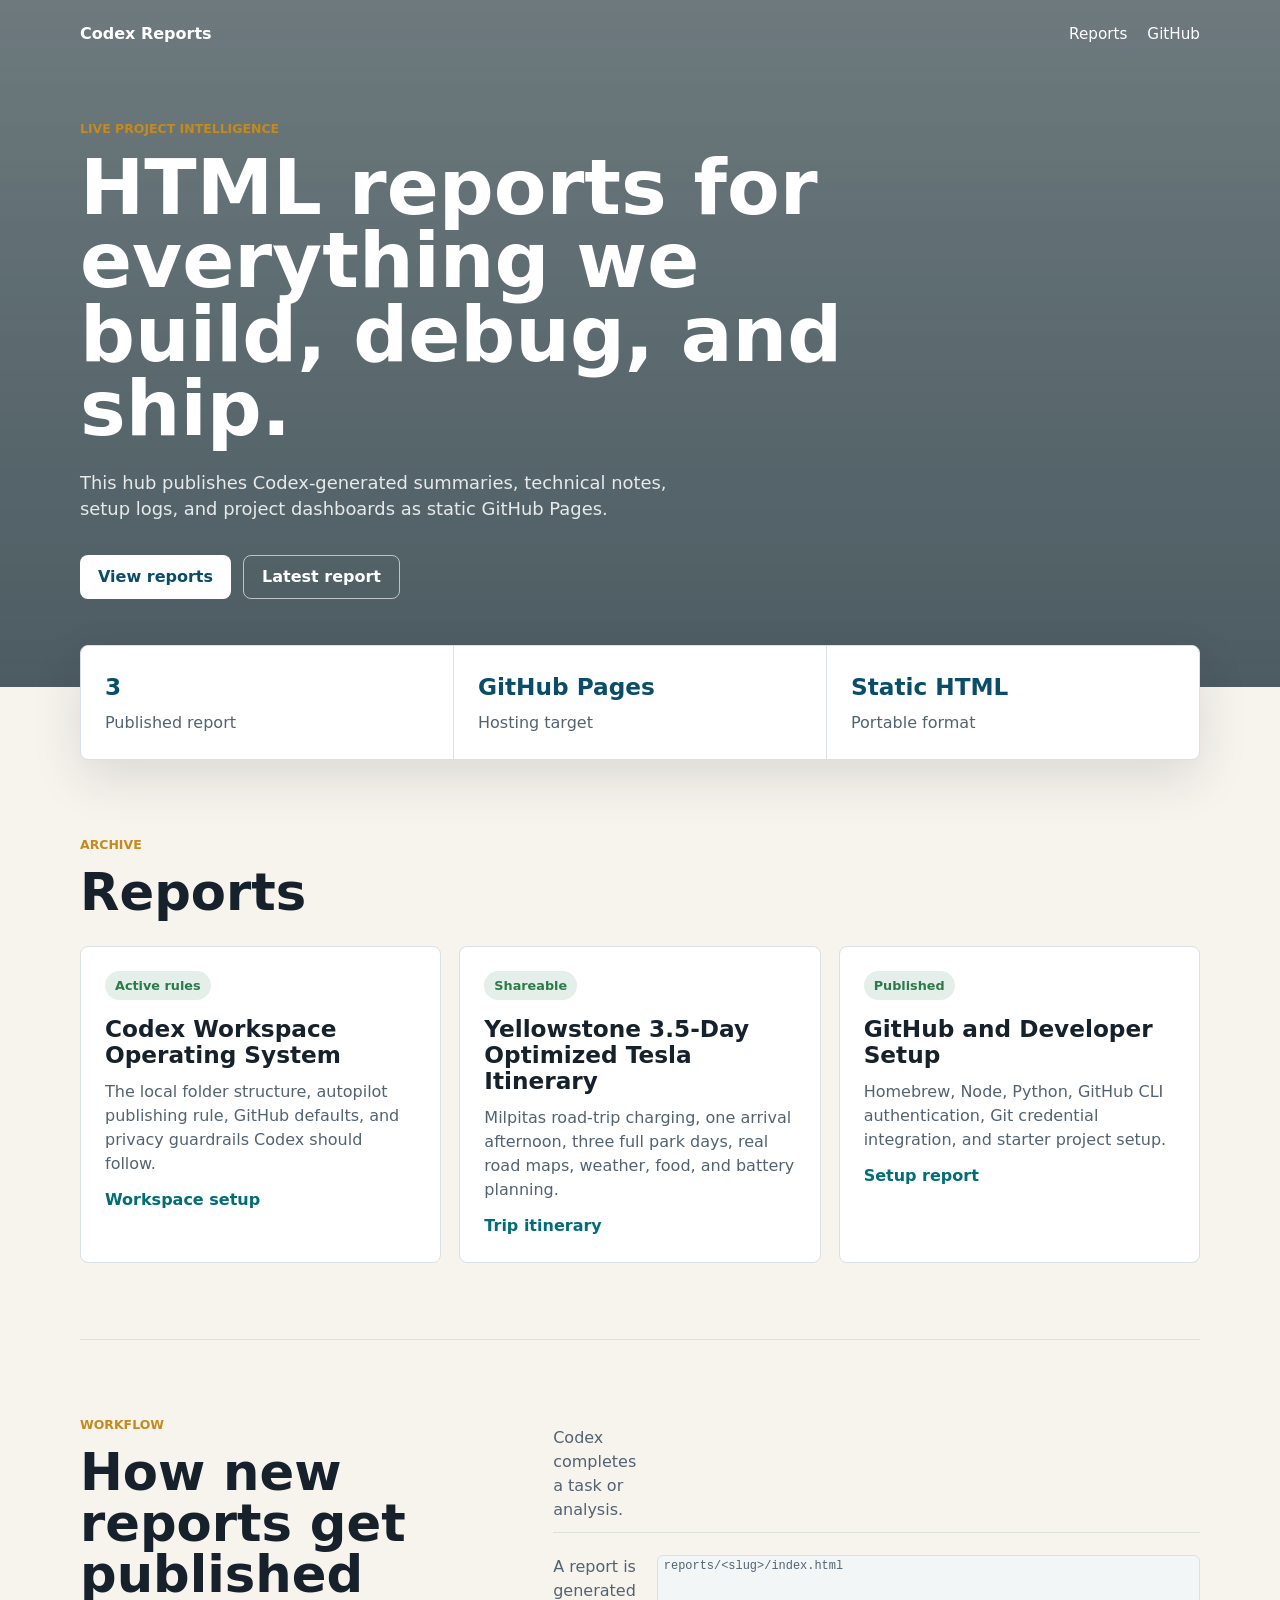
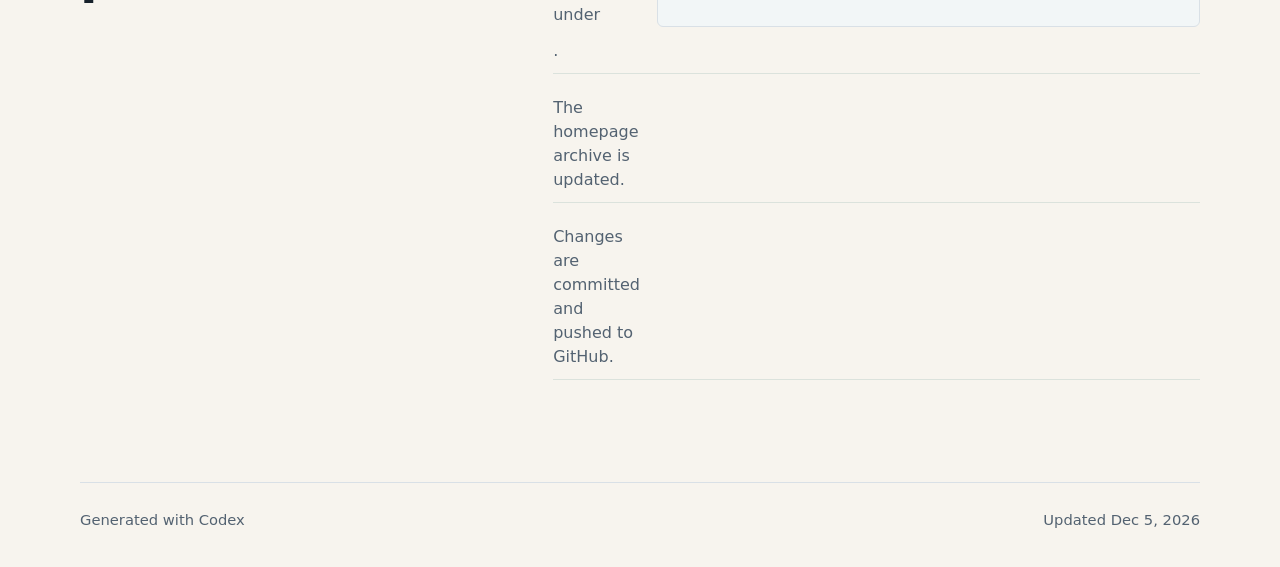
<file: index.html>
<!doctype html>
<html lang="en">
  <head>
    <meta charset="utf-8" />
    <meta name="viewport" content="width=device-width, initial-scale=1" />
    <title>Codex Reports</title>
    <meta
      name="description"
      content="A live GitHub Pages hub for reports, build notes, audits, and project summaries generated with Codex."
    />
    <link rel="stylesheet" href="./assets/styles.css" />
  </head>
  <body>
    <header class="site-header">
      <nav class="nav">
        <a class="brand" href="./">Codex Reports</a>
        <div class="nav-links">
          <a href="#reports">Reports</a>
          <a href="https://github.com/pankajkishore/codex-reports">GitHub</a>
        </div>
      </nav>
      <section class="hero">
        <p class="eyebrow">Live project intelligence</p>
        <h1>HTML reports for everything we build, debug, and ship.</h1>
        <p class="hero-copy">
          This hub publishes Codex-generated summaries, technical notes, setup logs,
          and project dashboards as static GitHub Pages.
        </p>
        <div class="hero-actions">
          <a class="button primary" href="#reports">View reports</a>
          <a class="button secondary" href="./reports/github-dev-setup/">Latest report</a>
        </div>
      </section>
    </header>

    <main>
      <section class="metrics" aria-label="Report hub metrics">
        <article>
          <span class="metric-value">3</span>
          <span class="metric-label">Published report</span>
        </article>
        <article>
          <span class="metric-value">GitHub Pages</span>
          <span class="metric-label">Hosting target</span>
        </article>
        <article>
          <span class="metric-value">Static HTML</span>
          <span class="metric-label">Portable format</span>
        </article>
      </section>

      <section id="reports" class="section">
        <div class="section-heading">
          <p class="eyebrow">Archive</p>
          <h2>Reports</h2>
        </div>

        <div class="report-grid">
          <a class="report-card" href="./reports/codex-workspace-operating-system/">
            <span class="status">Active rules</span>
            <h3>Codex Workspace Operating System</h3>
            <p>
              The local folder structure, autopilot publishing rule, GitHub
              defaults, and privacy guardrails Codex should follow.
            </p>
            <span class="card-meta">Workspace setup</span>
          </a>

          <a class="report-card" href="./reports/yellowstone-tesla-itinerary/">
            <span class="status">Shareable</span>
            <h3>Yellowstone 3.5-Day Optimized Tesla Itinerary</h3>
            <p>
              Milpitas road-trip charging, one arrival afternoon, three full
              park days, real road maps, weather, food, and battery planning.
            </p>
            <span class="card-meta">Trip itinerary</span>
          </a>

          <a class="report-card" href="./reports/github-dev-setup/">
            <span class="status">Published</span>
            <h3>GitHub and Developer Setup</h3>
            <p>
              Homebrew, Node, Python, GitHub CLI authentication, Git credential
              integration, and starter project setup.
            </p>
            <span class="card-meta">Setup report</span>
          </a>
        </div>
      </section>

      <section class="section split">
        <div>
          <p class="eyebrow">Workflow</p>
          <h2>How new reports get published</h2>
        </div>
        <ol class="timeline">
          <li>Codex completes a task or analysis.</li>
          <li>A report is generated under <code>reports/&lt;slug&gt;/index.html</code>.</li>
          <li>The homepage archive is updated.</li>
          <li>Changes are committed and pushed to GitHub.</li>
          <li>GitHub Pages publishes the report at a stable URL.</li>
        </ol>
      </section>
    </main>

    <footer class="footer">
      <span>Generated with Codex</span>
      <span id="updated"></span>
    </footer>
    <script src="./assets/main.js"></script>
  </body>
</html>
</file>
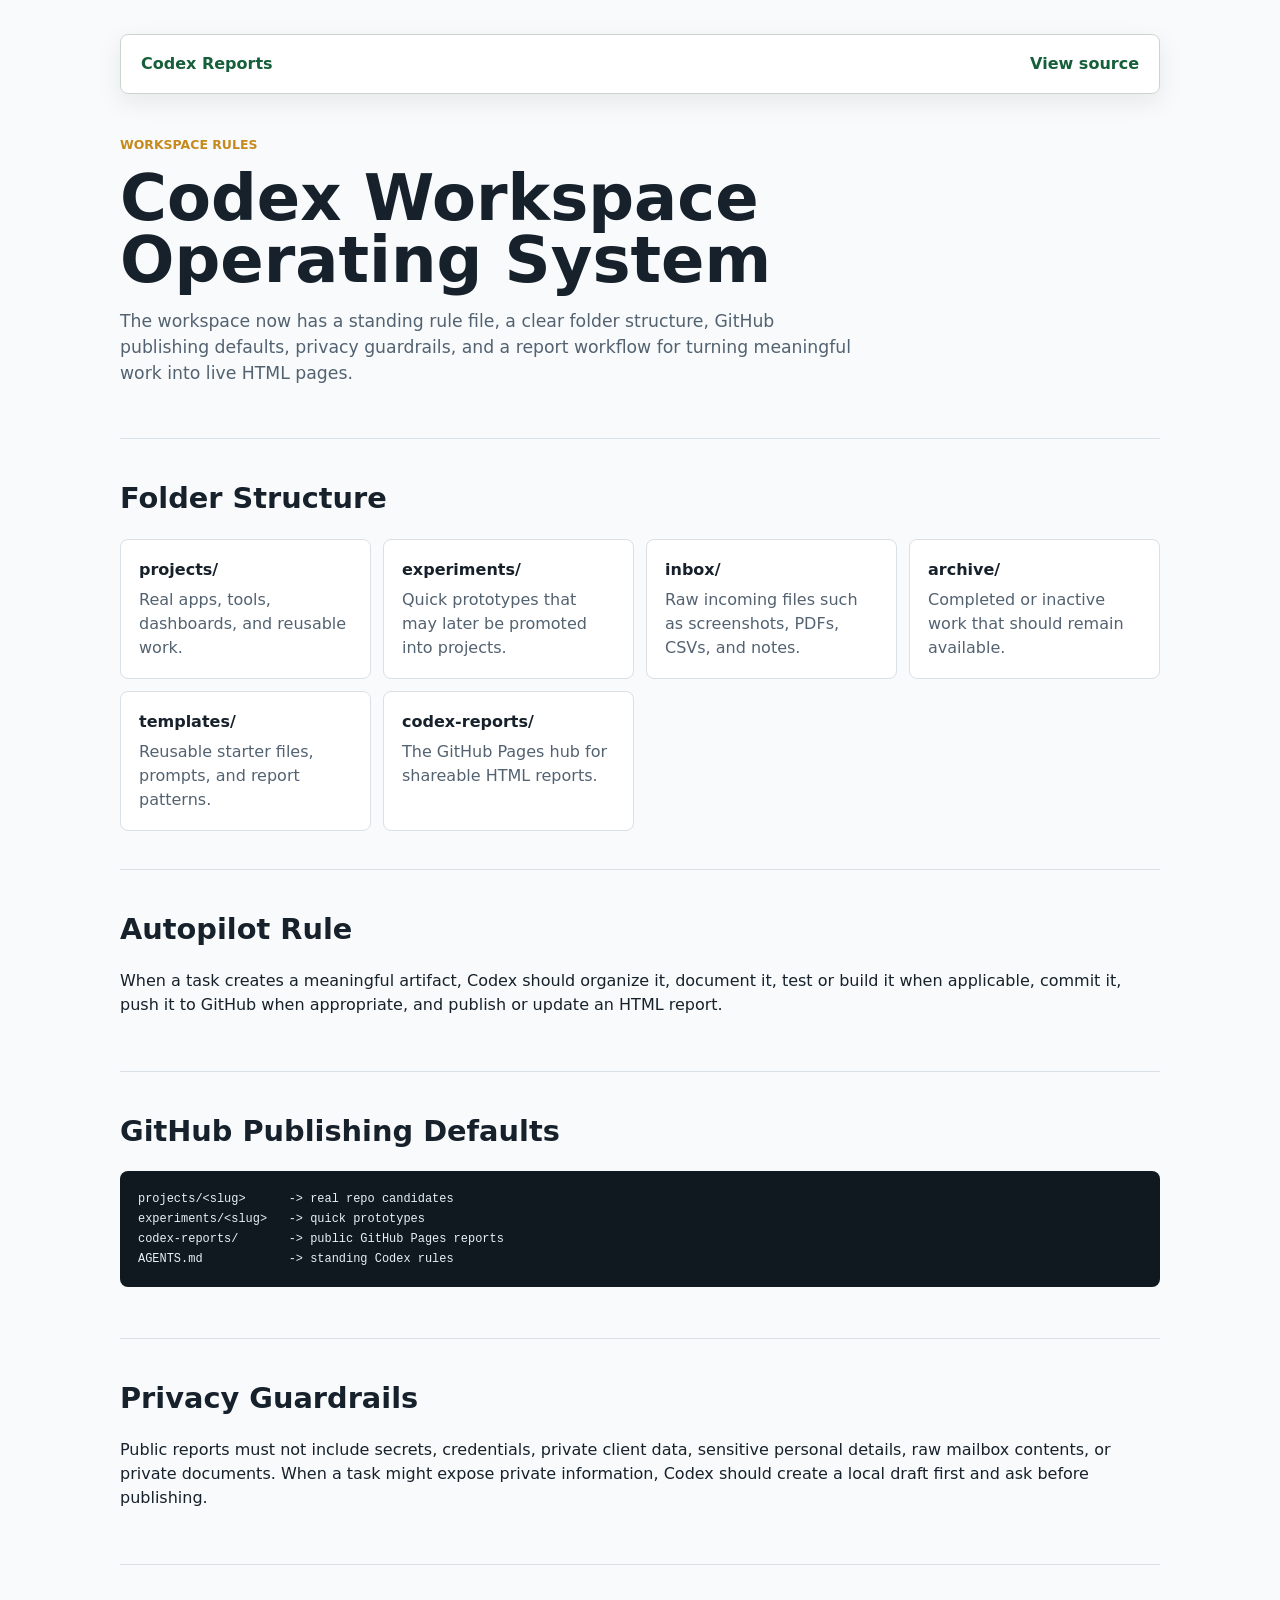
<file: reports/codex-workspace-operating-system/index.html>
<!doctype html>
<html lang="en">
  <head>
    <meta charset="utf-8" />
    <meta name="viewport" content="width=device-width, initial-scale=1" />
    <title>Codex Workspace Operating System | Codex Reports</title>
    <meta
      name="description"
      content="A shareable summary of the local Codex workspace structure, publishing rules, and GitHub reporting workflow."
    />
    <link rel="stylesheet" href="../../assets/styles.css" />
  </head>
  <body class="report-page">
    <main class="report-shell">
      <nav class="report-nav">
        <a href="../../">Codex Reports</a>
        <a href="https://github.com/pankajkishore/codex-reports">View source</a>
      </nav>

      <header class="report-hero">
        <p class="eyebrow">Workspace rules</p>
        <h1>Codex Workspace Operating System</h1>
        <p class="report-summary">
          The workspace now has a standing rule file, a clear folder structure,
          GitHub publishing defaults, privacy guardrails, and a report workflow
          for turning meaningful work into live HTML pages.
        </p>
      </header>

      <section class="report-section">
        <h2>Folder Structure</h2>
        <div class="check-grid">
          <article class="check-item">
            <strong>projects/</strong>
            <span>Real apps, tools, dashboards, and reusable work.</span>
          </article>
          <article class="check-item">
            <strong>experiments/</strong>
            <span>Quick prototypes that may later be promoted into projects.</span>
          </article>
          <article class="check-item">
            <strong>inbox/</strong>
            <span>Raw incoming files such as screenshots, PDFs, CSVs, and notes.</span>
          </article>
          <article class="check-item">
            <strong>archive/</strong>
            <span>Completed or inactive work that should remain available.</span>
          </article>
          <article class="check-item">
            <strong>templates/</strong>
            <span>Reusable starter files, prompts, and report patterns.</span>
          </article>
          <article class="check-item">
            <strong>codex-reports/</strong>
            <span>The GitHub Pages hub for shareable HTML reports.</span>
          </article>
        </div>
      </section>

      <section class="report-section">
        <h2>Autopilot Rule</h2>
        <p>
          When a task creates a meaningful artifact, Codex should organize it,
          document it, test or build it when applicable, commit it, push it to
          GitHub when appropriate, and publish or update an HTML report.
        </p>
      </section>

      <section class="report-section">
        <h2>GitHub Publishing Defaults</h2>
        <pre class="command-block"><code>projects/&lt;slug&gt;      -> real repo candidates
experiments/&lt;slug&gt;   -> quick prototypes
codex-reports/       -> public GitHub Pages reports
AGENTS.md            -> standing Codex rules</code></pre>
      </section>

      <section class="report-section">
        <h2>Privacy Guardrails</h2>
        <p>
          Public reports must not include secrets, credentials, private client
          data, sensitive personal details, raw mailbox contents, or private
          documents. When a task might expose private information, Codex should
          create a local draft first and ask before publishing.
        </p>
      </section>
    </main>
  </body>
</html>
</file>
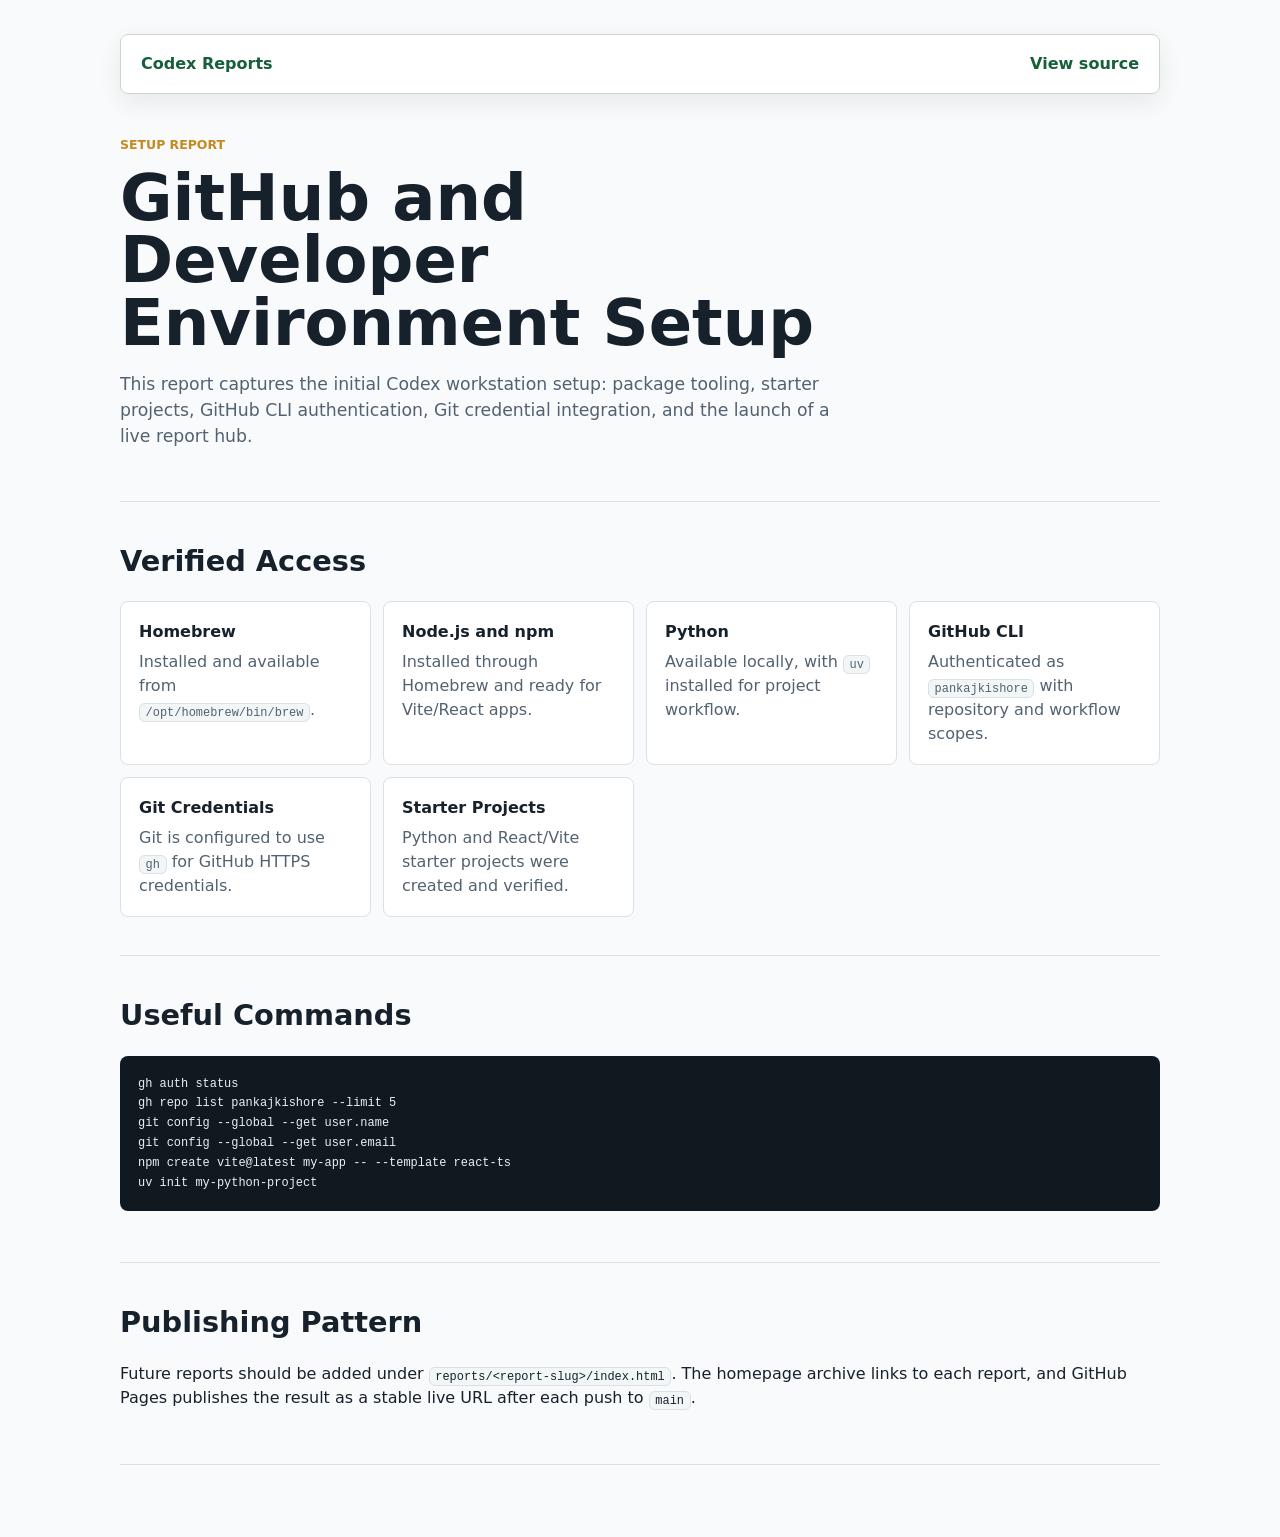
<file: reports/github-dev-setup/index.html>
<!doctype html>
<html lang="en">
  <head>
    <meta charset="utf-8" />
    <meta name="viewport" content="width=device-width, initial-scale=1" />
    <title>GitHub and Developer Setup | Codex Reports</title>
    <meta
      name="description"
      content="A live report covering the local developer environment and GitHub authentication setup."
    />
    <link rel="stylesheet" href="../../assets/styles.css" />
  </head>
  <body class="report-page">
    <main class="report-shell">
      <nav class="report-nav">
        <a href="../../">Codex Reports</a>
        <a href="https://github.com/pankajkishore/codex-reports">View source</a>
      </nav>

      <header class="report-hero">
        <p class="eyebrow">Setup report</p>
        <h1>GitHub and Developer Environment Setup</h1>
        <p class="report-summary">
          This report captures the initial Codex workstation setup: package tooling,
          starter projects, GitHub CLI authentication, Git credential integration,
          and the launch of a live report hub.
        </p>
      </header>

      <section class="report-section">
        <h2>Verified Access</h2>
        <div class="check-grid">
          <article class="check-item">
            <strong>Homebrew</strong>
            <span>Installed and available from <code>/opt/homebrew/bin/brew</code>.</span>
          </article>
          <article class="check-item">
            <strong>Node.js and npm</strong>
            <span>Installed through Homebrew and ready for Vite/React apps.</span>
          </article>
          <article class="check-item">
            <strong>Python</strong>
            <span>Available locally, with <code>uv</code> installed for project workflow.</span>
          </article>
          <article class="check-item">
            <strong>GitHub CLI</strong>
            <span>Authenticated as <code>pankajkishore</code> with repository and workflow scopes.</span>
          </article>
          <article class="check-item">
            <strong>Git Credentials</strong>
            <span>Git is configured to use <code>gh</code> for GitHub HTTPS credentials.</span>
          </article>
          <article class="check-item">
            <strong>Starter Projects</strong>
            <span>Python and React/Vite starter projects were created and verified.</span>
          </article>
        </div>
      </section>

      <section class="report-section">
        <h2>Useful Commands</h2>
        <pre class="command-block"><code>gh auth status
gh repo list pankajkishore --limit 5
git config --global --get user.name
git config --global --get user.email
npm create vite@latest my-app -- --template react-ts
uv init my-python-project</code></pre>
      </section>

      <section class="report-section">
        <h2>Publishing Pattern</h2>
        <p>
          Future reports should be added under
          <code>reports/&lt;report-slug&gt;/index.html</code>. The homepage archive
          links to each report, and GitHub Pages publishes the result as a stable
          live URL after each push to <code>main</code>.
        </p>
      </section>
    </main>
    <script src="../../assets/main.js"></script>
  </body>
</html>
</file>
<file: assets/styles.css>
:root {
  color-scheme: light;
  --ink: #17212b;
  --muted: #536271;
  --paper: #f7f4ee;
  --surface: #ffffff;
  --line: #d9e0e6;
  --accent: #006d77;
  --accent-strong: #0a4d68;
  --gold: #c68a1c;
  --green: #2c7a4b;
  --shadow: 0 18px 50px rgba(23, 33, 43, 0.12);
  font-family:
    Inter, ui-sans-serif, system-ui, -apple-system, BlinkMacSystemFont, "Segoe UI",
    sans-serif;
}

* {
  box-sizing: border-box;
}

body {
  margin: 0;
  background: var(--paper);
  color: var(--ink);
  line-height: 1.5;
}

a {
  color: inherit;
  text-decoration: none;
}

code {
  border: 1px solid var(--line);
  border-radius: 6px;
  background: #f2f6f7;
  padding: 0.1rem 0.35rem;
  font-size: 0.92em;
}

.site-header {
  min-height: 72vh;
  display: grid;
  grid-template-rows: auto 1fr;
  background:
    linear-gradient(rgba(9, 33, 44, 0.58), rgba(9, 33, 44, 0.72)),
    url("https://images.unsplash.com/photo-1497366754035-f200968a6e72?auto=format&fit=crop&w=1800&q=80")
      center/cover;
  color: #fff;
}

.nav {
  width: min(1120px, calc(100% - 32px));
  margin: 0 auto;
  display: flex;
  align-items: center;
  justify-content: space-between;
  padding: 22px 0;
}

.brand {
  font-weight: 800;
  letter-spacing: 0;
}

.nav-links {
  display: flex;
  gap: 20px;
  font-size: 0.95rem;
}

.hero {
  width: min(1120px, calc(100% - 32px));
  margin: 0 auto;
  align-self: center;
  padding: 52px 0 88px;
}

.eyebrow {
  color: var(--gold);
  font-weight: 800;
  letter-spacing: 0;
  margin: 0 0 12px;
  text-transform: uppercase;
  font-size: 0.78rem;
}

.hero h1 {
  max-width: 820px;
  margin: 0;
  font-size: clamp(2.4rem, 6vw, 5.6rem);
  line-height: 0.96;
  letter-spacing: 0;
}

.hero-copy {
  max-width: 640px;
  margin: 24px 0 0;
  color: rgba(255, 255, 255, 0.86);
  font-size: 1.12rem;
}

.hero-actions {
  display: flex;
  gap: 12px;
  flex-wrap: wrap;
  margin-top: 32px;
}

.button {
  display: inline-flex;
  min-height: 44px;
  align-items: center;
  justify-content: center;
  border-radius: 8px;
  padding: 0 18px;
  font-weight: 800;
}

.button.primary {
  background: #fff;
  color: var(--accent-strong);
}

.button.secondary {
  border: 1px solid rgba(255, 255, 255, 0.62);
  color: #fff;
}

main {
  width: min(1120px, calc(100% - 32px));
  margin: 0 auto;
}

.metrics {
  display: grid;
  grid-template-columns: repeat(3, 1fr);
  gap: 1px;
  overflow: hidden;
  margin-top: -42px;
  border: 1px solid var(--line);
  border-radius: 8px;
  background: var(--line);
  box-shadow: var(--shadow);
}

.metrics article {
  background: var(--surface);
  padding: 24px;
}

.metric-value,
.metric-label {
  display: block;
}

.metric-value {
  font-size: 1.45rem;
  font-weight: 900;
  color: var(--accent-strong);
}

.metric-label {
  margin-top: 6px;
  color: var(--muted);
}

.section {
  padding: 76px 0;
}

.section-heading h2,
.split h2 {
  margin: 0;
  font-size: clamp(2rem, 4vw, 3.3rem);
  line-height: 1;
}

.report-grid {
  display: grid;
  grid-template-columns: repeat(auto-fit, minmax(260px, 1fr));
  gap: 18px;
  margin-top: 28px;
}

.report-card {
  display: grid;
  gap: 12px;
  min-height: 260px;
  align-content: start;
  border: 1px solid var(--line);
  border-radius: 8px;
  background: var(--surface);
  padding: 24px;
  transition:
    transform 160ms ease,
    box-shadow 160ms ease;
}

.report-card:hover {
  transform: translateY(-3px);
  box-shadow: var(--shadow);
}

.status {
  width: fit-content;
  border-radius: 999px;
  background: rgba(44, 122, 75, 0.12);
  color: var(--green);
  padding: 5px 10px;
  font-size: 0.8rem;
  font-weight: 800;
}

.report-card h3 {
  margin: 4px 0 0;
  font-size: 1.45rem;
  line-height: 1.12;
}

.report-card p {
  margin: 0;
  color: var(--muted);
}

.card-meta {
  align-self: end;
  color: var(--accent);
  font-weight: 800;
}

.split {
  display: grid;
  grid-template-columns: 0.8fr 1.2fr;
  gap: 42px;
  border-top: 1px solid var(--line);
}

.timeline {
  margin: 0;
  padding-left: 22px;
  color: var(--muted);
}

.timeline li + li {
  margin-top: 12px;
}

.footer {
  width: min(1120px, calc(100% - 32px));
  margin: 0 auto;
  border-top: 1px solid var(--line);
  display: flex;
  justify-content: space-between;
  gap: 18px;
  padding: 26px 0 36px;
  color: var(--muted);
  font-size: 0.92rem;
}

.report-page {
  background: #f8fafb;
}

.report-shell {
  width: min(1040px, calc(100% - 32px));
  margin: 0 auto;
  padding: 34px 0 72px;
}

.report-nav {
  display: flex;
  justify-content: space-between;
  gap: 18px;
  margin-bottom: 42px;
  color: var(--muted);
}

.report-hero {
  border-bottom: 1px solid var(--line);
  padding-bottom: 34px;
}

.report-hero h1 {
  max-width: 780px;
  margin: 0;
  font-size: clamp(2.2rem, 5vw, 4.7rem);
  line-height: 0.98;
}

.report-summary {
  max-width: 740px;
  color: var(--muted);
  font-size: 1.08rem;
}

.report-section {
  padding: 38px 0;
  border-bottom: 1px solid var(--line);
}

.report-section h2 {
  margin: 0 0 18px;
  font-size: 1.8rem;
}

.check-grid {
  display: grid;
  grid-template-columns: repeat(auto-fit, minmax(220px, 1fr));
  gap: 12px;
}

.check-item {
  border: 1px solid var(--line);
  border-radius: 8px;
  background: #fff;
  padding: 18px;
}

.check-item strong {
  display: block;
  margin-bottom: 6px;
}

.check-item span {
  color: var(--muted);
}

.command-block {
  overflow-x: auto;
  border-radius: 8px;
  background: #101820;
  color: #e8f2f4;
  padding: 18px;
}

.command-block code {
  border: 0;
  background: transparent;
  padding: 0;
  color: inherit;
}

.trip-page {
  background: #f6f3e8;
}

.trip-shell {
  width: min(1180px, calc(100% - 32px));
  margin: 0 auto;
  padding: 34px 0 72px;
}

.trip-hero {
  display: grid;
  grid-template-columns: minmax(0, 1fr) 290px;
  gap: 28px;
  align-items: end;
  border-bottom: 1px solid rgba(23, 33, 43, 0.16);
  padding: 32px 0 38px;
}

.trip-hero h1 {
  max-width: 820px;
  margin: 0;
  font-size: clamp(2.35rem, 6vw, 5.2rem);
  line-height: 0.96;
}

.trip-card {
  border: 1px solid rgba(23, 33, 43, 0.14);
  border-radius: 8px;
  background: #fff;
  padding: 20px;
  box-shadow: var(--shadow);
}

.trip-card strong {
  display: block;
  margin-top: 14px;
  font-size: 1.35rem;
}

.trip-card p {
  margin: 8px 0 0;
  color: var(--muted);
}

.trip-stats {
  display: grid;
  grid-template-columns: repeat(4, 1fr);
  gap: 1px;
  overflow: hidden;
  border: 1px solid rgba(23, 33, 43, 0.14);
  border-radius: 8px;
  background: rgba(23, 33, 43, 0.14);
  margin: 28px 0 0;
}

.trip-stats article {
  background: #fff;
  padding: 20px;
}

.trip-stats span,
.trip-stats strong {
  display: block;
}

.trip-stats span {
  color: var(--accent-strong);
  font-weight: 900;
  font-size: 1.2rem;
}

.trip-stats strong {
  margin-top: 5px;
  color: var(--muted);
  font-size: 0.92rem;
}

.trip-section {
  padding: 44px 0;
  border-bottom: 1px solid rgba(23, 33, 43, 0.14);
}

.trip-section h2 {
  margin: 0;
  font-size: clamp(1.9rem, 4vw, 3rem);
  line-height: 1;
}

.day-tabs {
  display: flex;
  flex-wrap: wrap;
  gap: 10px;
  margin-top: 22px;
}

.day-tab {
  min-height: 42px;
  border: 1px solid rgba(23, 33, 43, 0.22);
  border-radius: 8px;
  background: #fff;
  color: var(--ink);
  padding: 0 16px;
  font: inherit;
  font-weight: 900;
  cursor: pointer;
}

.day-tab.active {
  background: var(--accent-strong);
  color: #fff;
  border-color: var(--accent-strong);
}

.day-focus {
  display: grid;
  gap: 16px;
  margin-top: 18px;
  border: 1px solid rgba(23, 33, 43, 0.14);
  border-radius: 8px;
  background: #fff;
  padding: 24px;
}

.day-focus h3 {
  margin: 0;
  font-size: clamp(1.6rem, 3vw, 2.3rem);
}

.day-focus p {
  max-width: 780px;
  margin: 0;
  color: var(--muted);
}

.day-focus dl {
  display: grid;
  grid-template-columns: repeat(3, 1fr);
  gap: 1px;
  overflow: hidden;
  border: 1px solid var(--line);
  border-radius: 8px;
  background: var(--line);
  margin: 0;
}

.day-focus dl div {
  background: #f8fafb;
  padding: 16px;
}

.day-focus dt {
  color: var(--muted);
  font-size: 0.82rem;
}

.day-focus dd {
  margin: 4px 0 0;
  color: var(--accent-strong);
  font-weight: 900;
}

.arrival-section {
  display: grid;
  gap: 22px;
}

.arrival-section .section-heading p:last-child {
  max-width: 760px;
  margin-bottom: 0;
  color: var(--muted);
}

.road-trip-map {
  margin: 0;
}

.road-trip-map img {
  display: block;
  width: 100%;
  height: auto;
  border: 1px solid rgba(23, 33, 43, 0.18);
  border-radius: 8px;
  background: #fff;
  box-shadow: var(--shadow);
}

.road-trip-map figcaption {
  margin-top: 9px;
  color: var(--muted);
  font-size: 0.84rem;
}

.arrival-days {
  display: grid;
  grid-template-columns: repeat(2, minmax(0, 1fr));
  gap: 14px;
}

.arrival-day {
  display: grid;
  align-content: start;
  gap: 18px;
  border: 1px solid rgba(23, 33, 43, 0.14);
  border-top: 5px solid var(--drive-color);
  border-radius: 8px;
  background: #fff;
  padding: 22px;
}

.day-one-drive {
  --drive-color: #d85a16;
}

.day-two-drive {
  --drive-color: #1267c7;
}

.arrival-day h3,
.arrival-day h4,
.arrival-day p {
  margin: 0;
}

.arrival-day h3 {
  font-size: 1.45rem;
}

.arrival-route {
  margin-top: 8px !important;
  color: var(--muted);
}

.arrival-metrics {
  display: grid;
  grid-template-columns: repeat(3, 1fr);
  gap: 1px;
  overflow: hidden;
  margin: 0;
  border: 1px solid var(--line);
  border-radius: 8px;
  background: var(--line);
}

.arrival-metrics div {
  background: #f8fafb;
  padding: 12px;
}

.arrival-metrics dt {
  color: var(--muted);
  font-size: 0.76rem;
}

.arrival-metrics dd {
  margin: 3px 0 0;
  color: var(--accent-strong);
  font-weight: 900;
}

.arrival-details {
  display: grid;
  gap: 14px;
}

.arrival-details h4 {
  font-size: 0.92rem;
}

.arrival-details p {
  margin-top: 4px;
  color: var(--muted);
  font-size: 0.9rem;
}

.overnight-note,
.road-trip-guidance {
  border-left: 4px solid var(--drive-color, var(--green));
  background: #f8fafb;
  padding: 12px 14px;
  color: var(--muted);
}

.road-trip-guidance {
  margin: 0;
  border-left-color: var(--green);
}

.itinerary-grid {
  display: grid;
  grid-template-columns: 1fr;
  gap: 14px;
}

.itinerary-grid details {
  border: 1px solid rgba(23, 33, 43, 0.14);
  border-radius: 8px;
  background: #fff;
  padding: 18px;
}

.itinerary-grid summary {
  cursor: pointer;
  font-weight: 900;
}

.itinerary-grid summary span {
  color: var(--accent);
}

.stops-heading {
  margin: 20px 0 12px;
  font-size: 1rem;
}

.spot-list {
  display: grid;
  grid-template-columns: repeat(2, minmax(0, 1fr));
  gap: 1px;
  overflow: hidden;
  margin: 0 0 16px;
  border: 1px solid var(--line);
  border-radius: 8px;
  background: var(--line);
  padding: 0;
  list-style: none;
  counter-reset: planned-stop;
}

.spot-list li {
  position: relative;
  min-height: 92px;
  background: #f8fafb;
  padding: 16px 16px 16px 54px;
  counter-increment: planned-stop;
}

.spot-list li::before {
  content: counter(planned-stop);
  position: absolute;
  top: 16px;
  left: 16px;
  display: grid;
  width: 26px;
  height: 26px;
  place-items: center;
  border-radius: 50%;
  background: var(--accent-strong);
  color: #fff;
  font-size: 0.75rem;
  font-weight: 900;
}

.spot-list strong,
.spot-list span {
  display: block;
}

.spot-list span {
  margin-top: 4px;
  color: var(--muted);
  font-size: 0.9rem;
}

.itinerary-grid p {
  margin: 0;
  color: var(--muted);
}

.day-planner {
  display: grid;
  grid-template-columns: 1.2fr 1fr 1fr;
  gap: 12px;
  margin-top: 18px;
}

.weather-card,
.wear-card,
.food-card {
  border: 1px solid rgba(23, 33, 43, 0.12);
  border-radius: 8px;
  background: #f8fafb;
  padding: 16px;
}

.weather-card h4,
.wear-card h4,
.food-card h4 {
  margin: 0 0 10px;
  font-size: 1rem;
}

.weather-card svg {
  width: 100%;
  height: auto;
  display: block;
}

.grid-line {
  fill: none;
  stroke: rgba(23, 33, 43, 0.14);
  stroke-width: 1;
}

.axis-line {
  fill: none;
  stroke: rgba(23, 33, 43, 0.42);
  stroke-width: 1.5;
}

.temp-line {
  fill: none;
  stroke-width: 4;
  stroke-linecap: round;
  stroke-linejoin: round;
}

.temp-line.day-one {
  stroke: #e36f1e;
}

.temp-line.day-two {
  stroke: #1267c7;
}

.temp-line.day-three {
  stroke: #25783f;
}

.temp-line.day-four {
  stroke: #6f2a9b;
}

.temp-points circle {
  fill: #fff;
  stroke: var(--accent-strong);
  stroke-width: 2;
}

.axis-labels {
  fill: var(--muted);
  font-size: 11px;
}

.y-axis-labels {
  fill: var(--muted);
  font-size: 11px;
  font-weight: 800;
}

.weather-card p {
  margin-top: 10px;
}

.wear-card ul,
.food-card ul {
  margin: 0;
  padding-left: 18px;
  color: var(--muted);
}

.wear-card li + li,
.food-card li + li {
  margin-top: 8px;
}

.weather-note {
  border: 1px solid rgba(23, 33, 43, 0.14);
  border-radius: 8px;
  background: #fff;
  padding: 24px;
  margin-top: 44px;
}

.weather-note p {
  max-width: 850px;
  color: var(--muted);
}

.source-links {
  display: flex;
  flex-wrap: wrap;
  gap: 10px;
  margin-top: 18px;
}

.source-links a {
  border: 1px solid rgba(23, 33, 43, 0.16);
  border-radius: 8px;
  background: #f8fafb;
  padding: 9px 12px;
  color: var(--accent-strong);
  font-weight: 800;
}

.two-column {
  display: grid;
  grid-template-columns: repeat(2, 1fr);
  gap: 28px;
}

.two-column article {
  border: 1px solid rgba(23, 33, 43, 0.14);
  border-radius: 8px;
  background: #fff;
  padding: 24px;
}

.two-column p {
  color: var(--muted);
}

.clean-list {
  margin: 18px 0 0;
  padding-left: 20px;
  color: var(--muted);
}

.clean-list li + li {
  margin-top: 10px;
}

.map-section {
  display: grid;
  gap: 22px;
}

.map-section p {
  max-width: 760px;
  color: var(--muted);
}

.map-section img {
  width: 100%;
  height: auto;
  display: block;
  border: 1px solid rgba(23, 33, 43, 0.18);
  border-radius: 8px;
  background: #fff;
  box-shadow: var(--shadow);
}

.optimizer-section {
  display: grid;
  gap: 22px;
}

.optimizer-heading {
  display: block;
}

.optimizer-heading p {
  max-width: 780px;
  margin-bottom: 0;
  color: var(--muted);
}

.map-day-selector {
  display: flex;
  flex-wrap: wrap;
  gap: 8px;
}

.map-day-button {
  min-height: 42px;
  border: 1px solid rgba(23, 33, 43, 0.22);
  border-radius: 8px;
  background: #fff;
  color: var(--ink);
  padding: 0 16px;
  font: inherit;
  font-size: 0.9rem;
  font-weight: 900;
  cursor: pointer;
}

.map-day-button.active {
  border-color: var(--accent-strong);
  background: var(--accent-strong);
  color: #fff;
}

.route-map-shell {
  overflow: hidden;
  border: 1px solid rgba(23, 33, 43, 0.14);
  border-radius: 8px;
  background: #fff;
}

.map-toolbar {
  display: flex;
  justify-content: space-between;
  gap: 18px;
  border-bottom: 1px solid var(--line);
  padding: 14px 16px;
}

.map-toolbar strong {
  color: var(--accent-strong);
}

.map-toolbar span {
  color: var(--muted);
  font-size: 0.86rem;
}

#routeMap {
  width: 100%;
  height: min(68vh, 650px);
  min-height: 520px;
  background: #eef3ed;
  isolation: isolate;
}

.leaflet-container {
  font-family: inherit;
}

.leaflet-popup-content {
  min-width: 190px;
  margin: 14px 16px;
  color: var(--ink);
  line-height: 1.45;
}

.popup-coordinates {
  color: var(--muted);
  font-size: 0.78rem;
}

.route-marker-shell {
  border: 0;
  background: transparent;
}

.route-marker {
  display: grid;
  min-width: 38px;
  height: 28px;
  place-items: center;
  border: 2px solid #fff;
  border-radius: 999px;
  background: var(--marker-color);
  box-shadow: 0 2px 8px rgba(23, 33, 43, 0.3);
  color: #fff;
  font-size: 0.68rem;
  font-weight: 900;
  white-space: nowrap;
}

.route-marker.is-charger {
  min-width: 32px;
  width: 32px;
  height: 32px;
  border-radius: 50%;
}

.tiles-unavailable {
  background:
    repeating-linear-gradient(
      45deg,
      rgba(23, 33, 43, 0.03),
      rgba(23, 33, 43, 0.03) 10px,
      transparent 10px,
      transparent 20px
    ),
    #eef3ed;
}

.map-error {
  margin: 0;
  padding: 24px;
  color: #b42318;
  font-weight: 800;
}

.map-validation {
  border-left: 4px solid var(--green);
  background: rgba(44, 122, 75, 0.08);
  padding: 12px 14px;
  color: #225c3b;
  font-size: 0.88rem;
  font-weight: 800;
}

.map-validation.has-errors {
  border-left-color: #b42318;
  background: rgba(180, 35, 24, 0.08);
  color: #8f1c13;
}

.table-scroll {
  overflow-x: auto;
}

.route-summary-table {
  border: 1px solid rgba(23, 33, 43, 0.14);
  border-radius: 8px;
  background: #fff;
}

.route-table {
  width: 100%;
  border-collapse: collapse;
  min-width: 1040px;
  text-align: left;
  font-size: 0.88rem;
}

.route-table th,
.route-table td {
  border-bottom: 1px solid var(--line);
  padding: 12px 16px;
  vertical-align: top;
}

.route-table thead th {
  background: #f8fafb;
  color: var(--muted);
  font-size: 0.76rem;
  text-transform: uppercase;
}

.route-table tbody th {
  white-space: nowrap;
}

.day-swatch {
  display: inline-block;
  width: 10px;
  height: 10px;
  margin-right: 8px;
  border-radius: 50%;
  background: var(--day-color);
}

.over-limit {
  color: #b42318;
  font-weight: 900;
}

.optimizer-caveat {
  margin: 0;
  color: var(--muted);
  font-size: 0.86rem;
}

@media (max-width: 720px) {
  .nav,
  .footer,
  .split,
  .trip-hero,
  .two-column {
    display: block;
  }

  .nav-links {
    margin-top: 12px;
  }

  .metrics {
    grid-template-columns: 1fr;
  }

  .trip-stats,
  .day-focus dl,
  .arrival-days,
  .itinerary-grid,
  .day-planner,
  .spot-list {
    grid-template-columns: 1fr;
  }

  .arrival-metrics {
    grid-template-columns: 1fr;
  }

  .map-toolbar {
    align-items: stretch;
    flex-direction: column;
  }

  .map-day-selector {
    display: grid;
    grid-template-columns: repeat(3, 1fr);
  }

  .map-day-button {
    width: 100%;
    padding: 0 10px;
  }

  #routeMap {
    height: 480px;
    min-height: 420px;
  }

  .section {
    padding: 52px 0;
  }

  .trip-card {
    margin-top: 22px;
  }
}

/* Yellowstone final 3.5-day itinerary */
.final-itinerary {
  background: #f2f5f1;
  color: #18211c;
}

.final-itinerary .trip-shell {
  width: min(1280px, calc(100% - 32px));
}

.report-nav {
  display: flex;
  flex-wrap: wrap;
  gap: 8px;
  position: sticky;
  top: 0;
  z-index: 900;
  border: 1px solid #cbd5cc;
  border-radius: 8px;
  background: rgba(255, 255, 255, 0.96);
  padding: 10px;
  box-shadow: 0 8px 24px rgba(24, 33, 28, 0.08);
}

.report-nav a,
.quick-link-grid a,
.map-toolbar a {
  color: #155f3a;
  font-weight: 800;
}

.report-nav a {
  padding: 7px 10px;
}

.final-hero {
  grid-template-columns: minmax(0, 1fr) 320px;
  align-items: center;
  min-height: 520px;
}

.final-hero h1 {
  max-width: 920px;
  font-size: 4.75rem;
  line-height: 0.98;
  letter-spacing: 0;
}

.final-hero .report-summary {
  max-width: 760px;
  color: #4b5c51;
  font-size: 1.15rem;
}

.final-trip-card {
  border-top: 5px solid #25783f;
}

.final-trip-card > strong {
  margin-top: 0;
}

.plan-alert {
  display: grid;
  grid-template-columns: 220px 1fr;
  gap: 20px;
  align-items: center;
  border-left: 5px solid #c24c19;
  background: #fff5ec;
  margin-top: 24px;
  padding: 20px 22px;
}

.plan-alert strong {
  font-size: 1.05rem;
}

.plan-alert p {
  margin: 0;
  color: #65412e;
}

.final-section {
  display: grid;
  gap: 24px;
}

.final-section .section-heading p:last-child {
  max-width: 850px;
  margin-bottom: 0;
  color: #526158;
}

.final-table-shell {
  border: 1px solid #cbd5cc;
  border-radius: 8px;
  background: #fff;
}

.final-table {
  width: 100%;
  min-width: 980px;
  border-collapse: collapse;
  text-align: left;
  font-size: 0.88rem;
}

.final-table th,
.final-table td {
  border-bottom: 1px solid #dbe2dc;
  padding: 13px 14px;
  vertical-align: top;
}

.final-table thead th {
  background: #eaf0eb;
  color: #435048;
  font-size: 0.74rem;
  text-transform: uppercase;
}

.final-table tbody tr:last-child td {
  border-bottom: 0;
}

.final-table small {
  color: #647168;
}

.priority-grid {
  display: grid;
  grid-template-columns: repeat(3, minmax(0, 1fr));
  border: 1px solid #cbd5cc;
  border-radius: 8px;
  overflow: hidden;
  background: #fff;
}

.priority-grid article {
  padding: 22px;
}

.priority-grid article + article {
  border-left: 1px solid #dbe2dc;
}

.priority-grid h3 {
  margin: 0;
}

.priority-grid ul {
  margin: 14px 0 0;
  padding-left: 20px;
  color: #4b5c51;
}

.priority-grid li + li {
  margin-top: 7px;
}

.master-map-controls {
  display: flex;
  flex-wrap: wrap;
  gap: 8px;
}

.master-map-controls button {
  min-height: 42px;
  border: 1px solid #aebbb1;
  border-radius: 8px;
  background: #fff;
  color: #18211c;
  padding: 0 16px;
  font: inherit;
  font-weight: 900;
  cursor: pointer;
}

.master-map-controls button.active {
  border-color: #155f3a;
  background: #155f3a;
  color: #fff;
}

.final-map-shell,
.detail-map-shell {
  overflow: hidden;
  border: 1px solid #bdc9bf;
  border-radius: 8px;
  background: #fff;
}

.master-route-map {
  width: 100%;
  height: 680px;
  background: #e7ece8;
  isolation: isolate;
}

.map-validation.error {
  border-left-color: #b42318;
  background: #fff0ef;
  color: #8f1c13;
}

.distance-reality {
  margin: 0;
  border-left: 4px solid #1267c7;
  background: #eef6ff;
  padding: 14px 16px;
  color: #334d65;
}

.daily-card-list {
  display: grid;
  gap: 28px;
}

.daily-card {
  overflow: hidden;
  border: 1px solid #bdc9bf;
  border-radius: 8px;
  background: #fff;
  box-shadow: 0 8px 30px rgba(24, 33, 28, 0.08);
}

.daily-card-header {
  display: grid;
  grid-template-columns: minmax(0, 1fr) 220px;
  gap: 28px;
  border-top: 6px solid var(--day-color);
  padding: 24px;
}

.daily-card-header h3 {
  margin: 3px 0 8px;
  font-size: 2rem;
  letter-spacing: 0;
}

.daily-card-header p {
  max-width: 760px;
  margin-bottom: 0;
  color: #526158;
}

.day-status {
  display: inline-block;
  border: 1px solid var(--day-color);
  border-radius: 999px;
  color: var(--day-color);
  padding: 4px 9px;
  font-size: 0.75rem;
  font-weight: 900;
  text-transform: uppercase;
}

.battery-readout {
  align-self: center;
}

.battery-readout span,
.battery-readout strong {
  display: block;
}

.battery-readout > span {
  color: #647168;
  font-size: 0.78rem;
  font-weight: 800;
  text-transform: uppercase;
}

.battery-readout > strong {
  margin-top: 3px;
  font-size: 1.7rem;
}

.battery-track {
  position: relative;
  height: 18px;
  overflow: hidden;
  border: 2px solid #526158;
  border-radius: 4px;
  background: #e7ece8;
  margin-top: 9px;
}

.battery-fill {
  display: block;
  height: 100%;
  background: var(--day-color);
}

.daily-metrics {
  display: grid;
  grid-template-columns: repeat(6, minmax(0, 1fr));
  border-top: 1px solid #dbe2dc;
  border-bottom: 1px solid #dbe2dc;
  background: #eef2ef;
}

.daily-metrics div {
  min-width: 0;
  padding: 14px;
}

.daily-metrics div + div {
  border-left: 1px solid #dbe2dc;
}

.daily-metrics span,
.daily-metrics strong {
  display: block;
}

.daily-metrics span,
.ops-grid span {
  color: #647168;
  font-size: 0.72rem;
  font-weight: 800;
  text-transform: uppercase;
}

.daily-metrics strong {
  margin-top: 4px;
  font-size: 0.9rem;
}

.route-sequence {
  display: flex;
  gap: 8px;
  overflow-x: auto;
  padding: 18px 24px;
}

.route-sequence span {
  display: flex;
  flex: 0 0 auto;
  align-items: center;
  gap: 7px;
  color: #435048;
  font-size: 0.82rem;
  font-weight: 800;
}

.route-sequence span:not(:last-child)::after {
  content: "→";
  margin-left: 3px;
  color: #8c9990;
}

.route-sequence b {
  display: grid;
  width: 24px;
  height: 24px;
  place-items: center;
  border-radius: 50%;
  background: #18211c;
  color: #fff;
  font-size: 0.7rem;
}

.daily-detail-grid {
  display: grid;
  grid-template-columns: minmax(0, 1.5fr) minmax(300px, 0.7fr);
  gap: 22px;
  padding: 0 24px 24px;
}

.detail-route-map {
  width: 100%;
  height: 540px;
  background: #e7ece8;
  isolation: isolate;
}

.timeline {
  max-height: 590px;
  overflow-y: auto;
  margin: 0;
  padding: 0;
  list-style: none;
}

.timeline li {
  display: grid;
  grid-template-columns: 92px 1fr;
  gap: 12px;
  border-bottom: 1px solid #dbe2dc;
  padding: 10px 0;
}

.timeline time {
  color: #155f3a;
  font-size: 0.8rem;
  font-weight: 900;
}

.timeline strong,
.timeline span {
  display: block;
}

.timeline span {
  margin-top: 3px;
  color: #647168;
  font-size: 0.82rem;
}

.ops-grid {
  display: grid;
  grid-template-columns: repeat(5, minmax(0, 1fr));
  border-top: 1px solid #dbe2dc;
  border-bottom: 1px solid #dbe2dc;
}

.ops-grid div {
  min-width: 0;
  padding: 18px;
}

.ops-grid div + div {
  border-left: 1px solid #dbe2dc;
}

.ops-grid strong {
  display: block;
  margin-top: 6px;
  font-size: 0.84rem;
}

.weather-panel {
  display: grid;
  grid-template-columns: minmax(260px, 0.65fr) minmax(0, 1.35fr);
  gap: 26px;
  align-items: center;
  padding: 22px 24px 26px;
}

.weather-panel h4 {
  margin: 3px 0 8px;
  font-size: 1.1rem;
}

.weather-panel p {
  margin-bottom: 0;
  color: #526158;
}

.weather-svg {
  display: block;
  width: 100%;
  height: auto;
}

.weather-grid line {
  stroke: #cbd5cc;
  stroke-width: 1;
}

.weather-grid text,
.weather-svg .axis-title,
.weather-svg text {
  fill: #526158;
  font-size: 12px;
  font-weight: 700;
}

.weather-line {
  fill: none;
  stroke: var(--weather-color);
  stroke-width: 4;
  stroke-linecap: round;
  stroke-linejoin: round;
}

.weather-points circle {
  fill: #fff;
  stroke: var(--weather-color);
  stroke-width: 3;
}

.weather-svg .temperature-label {
  fill: #18211c;
  font-weight: 900;
}

.route-marker-shell,
.optional-marker-shell,
.route-arrow-shell {
  border: 0;
  background: transparent;
}

.route-marker {
  min-width: 42px;
  height: 30px;
  padding: 0 4px;
  border-radius: 5px;
  background: var(--marker-color);
  font-size: 0.66rem;
}

.route-marker.closed {
  background: #9b2c20;
}

.route-marker.charger {
  background: #18211c;
}

.optional-marker {
  display: grid;
  width: 26px;
  height: 26px;
  place-items: center;
  border: 2px dashed #6b7280;
  border-radius: 50%;
  background: rgba(255, 255, 255, 0.92);
  color: #4b5563;
  font-size: 1.35rem;
  font-weight: 900;
}

.route-arrow {
  display: block;
  color: var(--arrow-color);
  font-size: 19px;
  line-height: 1;
  text-shadow:
    -1px -1px 0 #fff,
    1px -1px 0 #fff,
    -1px 1px 0 #fff,
    1px 1px 0 #fff;
}

.drive-home-section {
  grid-template-columns: minmax(0, 0.75fr) minmax(0, 1.25fr);
  align-items: center;
}

.drive-home-grid {
  display: grid;
  grid-template-columns: repeat(2, minmax(0, 1fr));
  border: 1px solid #cbd5cc;
  border-radius: 8px;
  overflow: hidden;
  background: #fff;
}

.drive-home-grid div {
  padding: 18px;
}

.drive-home-grid div + div {
  border-left: 1px solid #dbe2dc;
}

.drive-home-grid strong,
.drive-home-grid span {
  display: block;
}

.drive-home-grid span {
  margin-top: 6px;
  color: #526158;
}

.tesla-rules {
  display: grid;
  grid-template-columns: repeat(4, minmax(0, 1fr));
  border: 1px solid #cbd5cc;
  border-radius: 8px;
  overflow: hidden;
  background: #fff;
}

.tesla-rules div {
  padding: 20px;
}

.tesla-rules div + div {
  border-left: 1px solid #dbe2dc;
}

.tesla-rules strong,
.tesla-rules span {
  display: block;
}

.tesla-rules strong {
  color: #155f3a;
  font-size: 1.1rem;
}

.tesla-rules span {
  margin-top: 5px;
  color: #526158;
  font-size: 0.88rem;
}

.packing-list {
  display: grid;
  grid-template-columns: repeat(5, minmax(0, 1fr));
  border: 1px solid #cbd5cc;
  border-radius: 8px;
  overflow: hidden;
  background: #fff;
  margin: 0;
  padding: 0;
  list-style: none;
}

.packing-list li {
  padding: 18px;
}

.packing-list li + li {
  border-left: 1px solid #dbe2dc;
}

.quick-link-grid {
  display: grid;
  grid-template-columns: repeat(4, minmax(0, 1fr));
  gap: 10px;
}

.quick-link-grid a {
  border: 1px solid #bdc9bf;
  border-radius: 8px;
  background: #fff;
  padding: 15px;
}

@media (max-width: 980px) {
  .final-hero h1 {
    font-size: 3.65rem;
  }

  .daily-metrics {
    grid-template-columns: repeat(3, minmax(0, 1fr));
  }

  .daily-metrics div:nth-child(4) {
    border-left: 0;
  }

  .daily-metrics div:nth-child(n + 4) {
    border-top: 1px solid #dbe2dc;
  }

  .daily-detail-grid,
  .weather-panel,
  .drive-home-section {
    grid-template-columns: 1fr;
  }

  .ops-grid {
    grid-template-columns: repeat(2, minmax(0, 1fr));
  }

  .ops-grid div {
    border-top: 1px solid #dbe2dc;
  }

  .ops-grid div:nth-child(odd) {
    border-left: 0;
  }

  .tesla-rules,
  .packing-list,
  .quick-link-grid {
    grid-template-columns: repeat(2, minmax(0, 1fr));
  }

  .packing-list li:nth-child(odd),
  .tesla-rules div:nth-child(odd) {
    border-left: 0;
  }
}

@media (max-width: 720px) {
  .final-itinerary .trip-shell {
    width: min(100% - 20px, 1280px);
    padding-top: 10px;
  }

  .report-nav {
    position: static;
  }

  .final-hero {
    min-height: auto;
    padding: 42px 0 30px;
  }

  .final-hero h1 {
    font-size: 2.65rem;
  }

  .plan-alert,
  .priority-grid,
  .daily-card-header,
  .daily-metrics,
  .ops-grid,
  .drive-home-grid,
  .tesla-rules,
  .packing-list,
  .quick-link-grid {
    grid-template-columns: 1fr;
  }

  .priority-grid article + article,
  .daily-metrics div + div,
  .ops-grid div + div,
  .drive-home-grid div + div,
  .tesla-rules div + div,
  .packing-list li + li {
    border-left: 0;
    border-top: 1px solid #dbe2dc;
  }

  .daily-card-header {
    gap: 18px;
  }

  .daily-card-header h3 {
    font-size: 1.55rem;
  }

  .daily-detail-grid {
    padding: 0 12px 18px;
  }

  .detail-route-map {
    height: 430px;
  }

  .master-route-map {
    height: 520px;
  }

  .master-map-controls {
    display: grid;
    grid-template-columns: repeat(2, minmax(0, 1fr));
  }

  .master-map-controls button:first-child {
    grid-column: 1 / -1;
  }

  .timeline {
    max-height: none;
  }

  .weather-panel {
    padding: 18px 14px 22px;
  }
}
</file>
